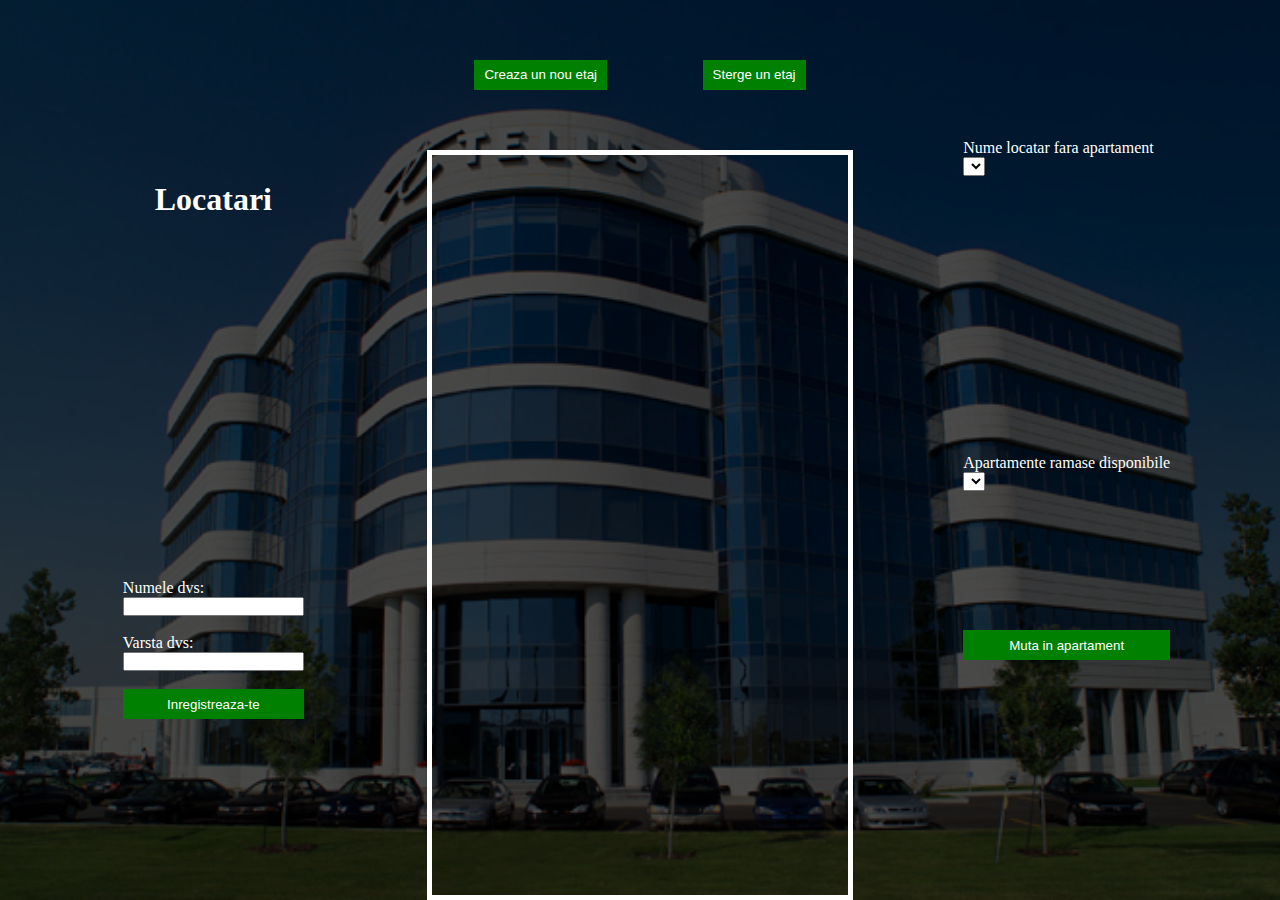
<file: aplicatieBloc/index.html>
<!DOCTYPE html>
<html lang="en">
<head>
    <meta charset="UTF-8">
    <meta name="viewport" content="width=device-width, initial-scale=1.0">
    <meta http-equiv="X-UA-Compatible" content="IE=edge">
    <title>Aplicatie pentru locatari</title>
    <link rel="stylesheet" href="styles.css">

</head>
<body>
<main class="container">

    <!-- left section -->
    <div class="residents">
        <!-- List with all residents -->
        <div class="residents-list-container">
            <div class="residents-title">
                <h1>Locatari</h1>
            </div>
            <ol class="resident-list"></ol>
        </div>
        <!-- Formular for registration -->
        <form class="registration-form">
            <div class="registration">
                <label for="name">Numele dvs:</label>
                <input id="name" class="person-name" required><br>
                <label for="age">Varsta dvs:</label>
                <input type="number" id="age" class="person-age" min="0" required><br>
            </div>
            <input type="submit" class="button" value="Inregistreaza-te">
        </form>
    </div>

    <!-- center section -->
    <div class="apartments">
        <!-- Create or delete the floor -->
        <div class="apartments-building">
            <div class="apartments-buttons">
                <div class="apartment-create">
                    <div class="create">
                        <button class="create button">Creaza un nou etaj</button>
                    </div>
                </div>
                <div class="delete">
                    <div class="apartment-delete">
                        <button class="delete button">Sterge un etaj</button>
                    </div>
                </div>
            </div>
        </div>
        <!-- Visual building -->
        <div class="apartments-visual">
            <div class="apartment-floor">
            </div>
        </div>
    </div>


    <!-- right section -->
    <div class="movement">
        <form class="movement-form">
            <div class="movement-residents">
                <div class="person">
                    <label for="residents">Nume locatar fara apartament</label><br>
                    <select id="residents" class="person-list">
                    </select>
                </div>
                <div class="free-apartments">
                    <label for="apartments">Apartamente ramase disponibile</label><br>
                    <select id="apartments" class="apartments-list">
                    </select>
                </div>
            </div>
            <div class="move">
                <input type="submit" class="button" value="Muta in apartament">
            </div>
        </form>
    </div>

</main>

<script src="./scripts/PersonScripts.js"></script>
<script src="./scripts/ApartmentsScripts.js"></script>
<script src="./scripts/AdministrationScripts.js"></script>
<script src="./scripts/IntegrationScripts.js"></script>
<!--<script src="./scripts/mock.js"></script>-->
</body>
</html>
</file>
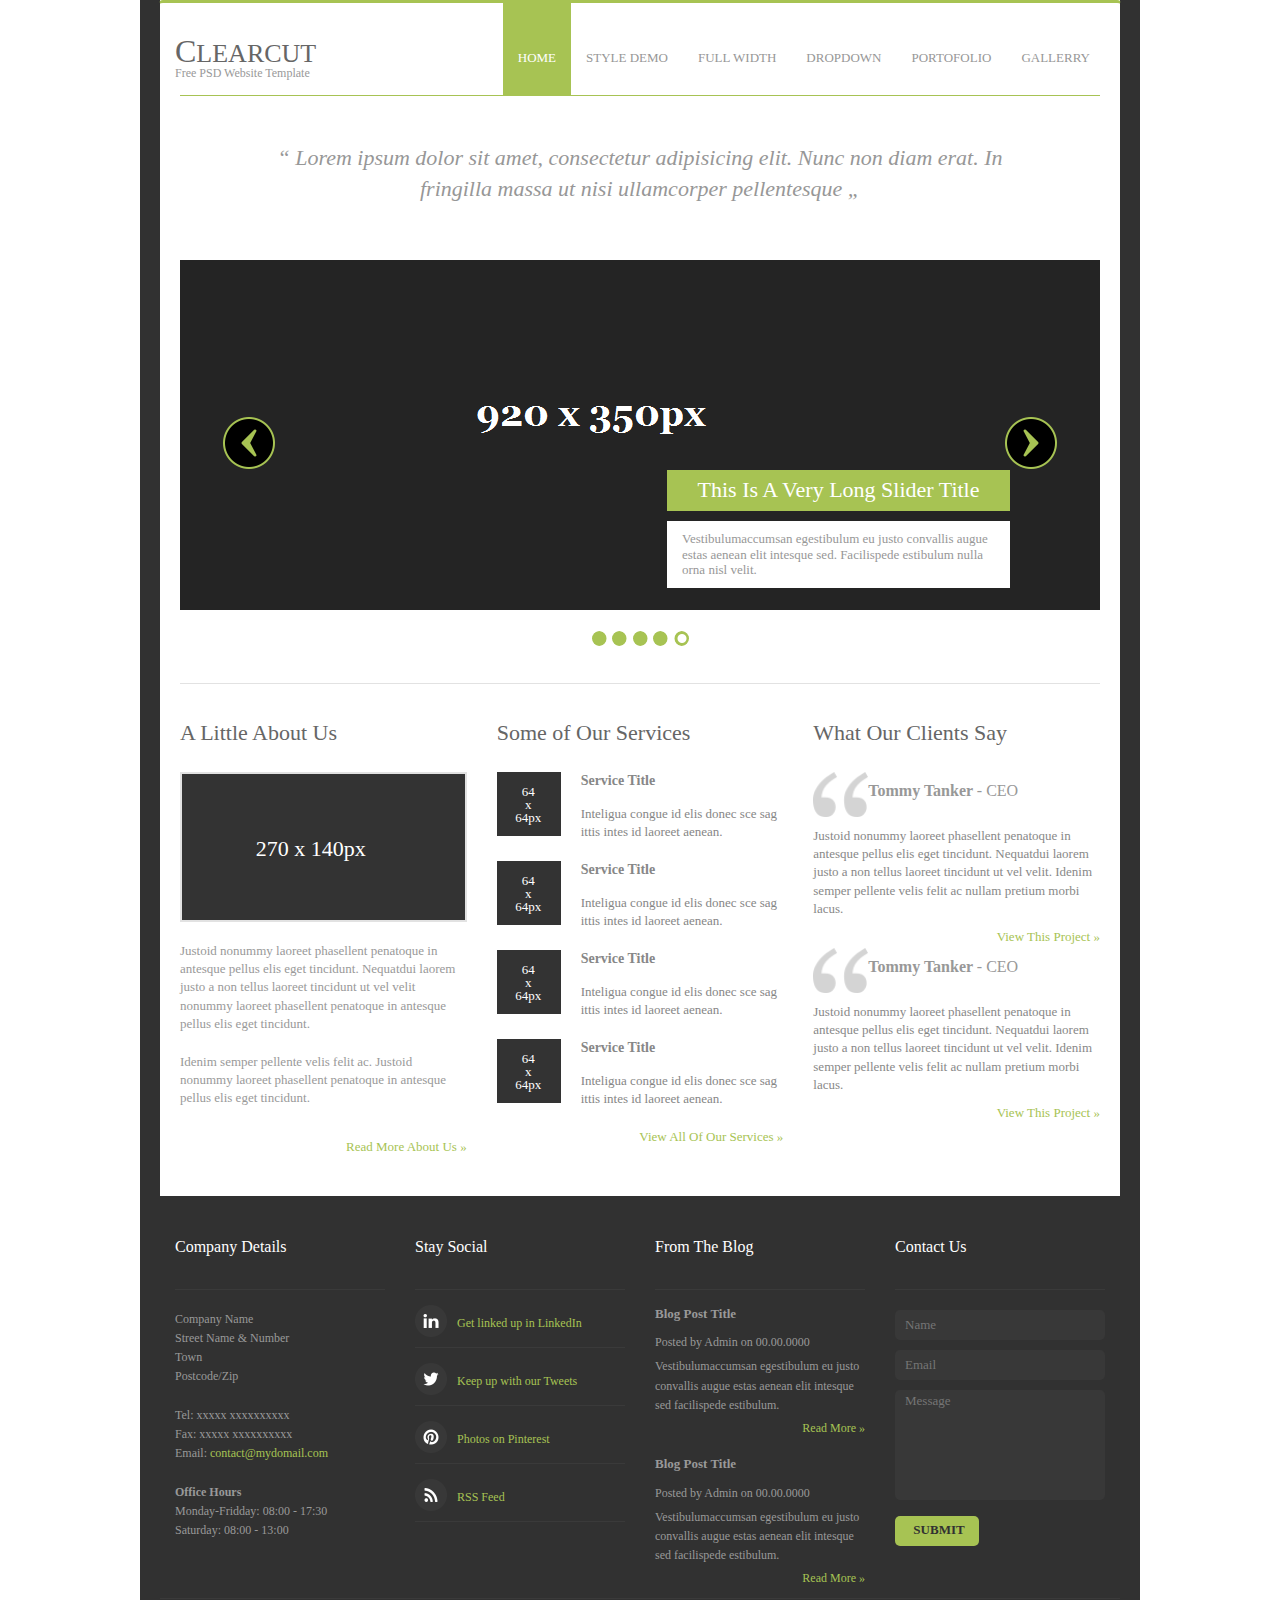
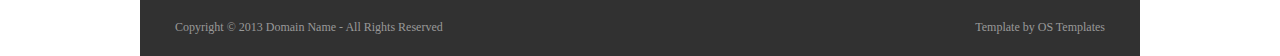
<file: clearcut/index.html>
<!DOCTYPE html>
<html>
<head>
	<title>Index</title>
	<meta charset="UTF-8">
	<meta name="viewport" content="width=device-width, initial-scale=1">
	<link rel="stylesheet" type="text/css" href="bootstrap-3.3.7-dist/css/bootstrap.min.css">
	<link rel="stylesheet" type="text/css" href="css/styles.css">
	<script src="https://ajax.googleapis.com/ajax/libs/jquery/3.1.1/jquery.min.js"></script>
	<script src="https://maxcdn.bootstrapcdn.com/bootstrap/3.3.7/js/bootstrap.min.js"></script>
</head>
<body>
	<div class="container">

		<nav class="navbar row">
			<div class="navbar-header col-md-4 col-sm-4 col-xs-4 navbar-left">
				<p class="title">Clearcut</p>
				<p class="tagline">Free PSD Website Template</p>
			</div>
			<button class="navbar-toggle navbar-right" data-toggle="collapse" data-target=".navHeaderCollapse">
				<span class="icon-bar"></span> <span class="icon-bar"></span> <span class="icon-bar"></span>
			</button>
			<ul class="nav navbar-nav col-md-8 col-sm-12 navbar-right collapse navbar-collapse navHeaderCollapse">
				<li><a class="active" href="#home">HOME</a></li>
				<li><a href="#styledemo">STYLE DEMO</a></li>
				<li><a href="#fullwith">FULL WIDTH</a></li>
				<li><a href="#dropdown">DROPDOWN</a></li>
				<li><a href="#portofolio">PORTOFOLIO</a></li>
				<li><a href="#gallery">GALLERRY</a></li>
			</ul>
			<div class="line hidden-xs"></div>
		</nav>

		<div class="row">
			<div class="col-md-10 col-md-offset-1">
				<p class="shout "> <q> Lorem ipsum dolor sit amet, consectetur adipisicing elit. Nunc non diam erat. In fringilla massa ut nisi ullamcorper pellentesque </q> 
				</p>
			</div>
		</div>

		<div id="myCarousel" class="carousel slide" data-ride="carousel">
			<!-- Wrapper for slides -->
			<div class="carousel-inner" role="listbox">
				<div class="item active">
					<img src="img/slid.png">
					<div class="row">
						<div class="slider-text hidden-xs col-md-5">
							<div class="slider-title">
								<p>This Is A Very Long Slider Title</p>
							</div>
							<div class="slider-paragraph">
								<p>Vestibulumaccumsan egestibulum eu justo convallis augue estas aenean elit intesque sed. Facilispede estibulum nulla orna nisl velit.</p>
							</div>
						</div>
					</div>
				</div>
				<div class="item">
					<img src="img/slid.png">
					<div class="row">
						<div class="slider-text hidden-xs col-md-5">
							<div class="slider-title">
								<p>This Is A Very Long Slider Title</p>
							</div>
							<div class="slider-paragraph">
								<p>Vestibulumaccumsan egestibulum eu justo convallis augue estas aenean elit intesque sed. Facilispede estibulum nulla orna nisl velit.</p>
							</div>
						</div>
					</div>
				</div>
				<div class="item">
					<img src="img/slid.png">
					<div class="row">
						<div class="slider-text hidden-xs col-md-5">
							<div class="slider-title">
								<p>This Is A Very Long Slider Title</p>
							</div>
							<div class="slider-paragraph">
								<p>Vestibulumaccumsan egestibulum eu justo convallis augue estas aenean elit intesque sed. Facilispede estibulum nulla orna nisl velit.</p>
							</div>
						</div>
					</div>
				</div>
				<div class="item">
					<img src="img/slid.png">
					<div class="row">
						<div class="slider-text hidden-xs col-md-5">
							<div class="slider-title">
								<p>This Is A Very Long Slider Title</p>
							</div>
							<div class="slider-paragraph">
								<p>Vestibulumaccumsan egestibulum eu justo convallis augue estas aenean elit intesque sed. Facilispede estibulum nulla orna nisl velit.</p>
							</div>
						</div>
					</div>
				</div>
				<div class="item">
					<img src="img/slid.png">
					<div class="row">
						<div class="slider-text hidden-xs col-md-5">
							<div class="slider-title">
								<p>This Is A Very Long Slider Title</p>
							</div>
							<div class="slider-paragraph">
								<p>Vestibulumaccumsan egestibulum eu justo convallis augue estas aenean elit intesque sed. Facilispede estibulum nulla orna nisl velit.</p>
							</div>
						</div>
					</div>
				</div>
			</div>
			<!-- Left and right controls -->
			<a class="left carousel-control" href="#myCarousel" role="button" data-slide="prev">
				<img src="img/arrow-left.png">
			</a>
			<a class="right carousel-control" href="#myCarousel" role="button" data-slide="next">
				<img src="img/arrow-right.png">
			</a>
			<!-- Indicators -->
			<ol class="carousel-indicators">
				<li data-target="#myCarousel" data-slide-to="0" ></li>
				<li data-target="#myCarousel" data-slide-to="1"></li>
				<li data-target="#myCarousel" data-slide-to="2"></li>
				<li data-target="#myCarousel" data-slide-to="3"></li>
				<li data-target="#myCarousel" data-slide-to="4" class="active"></li>
			</ol>
		</div>
		
		<div class="line-content">
		</div>

		<div class=" content row">
			<div class="equal-content col-md-4 col-sm-12">
				<p class="content-title">A Little About Us</p>
				<div class="about-container">
					<p class="about-size">270 x 140px </p>
				</div>
				<p class="about-text">Justoid nonummy laoreet phasellent penatoque in antesque pellus elis eget tincidunt. Nequatdui laorem justo a non tellus laoreet tincidunt ut vel velit nonummy laoreet phasellent penatoque in antesque pellus elis eget tincidunt.</p>
				<p class="about-text">Idenim semper pellente velis felit ac. Justoid nonummy laoreet phasellent penatoque in antesque pellus elis eget tincidunt.</p>
				<p class="more read">Read More About Us &#187 </p>
			</div>
			<div class="equal-content col-md-4 col-sm-12">
				<p class="content-title">Some of Our Services</p>
				<div class="service">
					<div class="square">
						<p class="service-size">64 <br>x 64px</p>
					</div>
					<p class="service-title"><b>Service Title</b></p>
					<p class="service-text">Inteligua congue id elis donec sce sag ittis intes id laoreet aenean.</p>
				</div>
				<div class="service">
					<div class="square">
						<p class="service-size">64 <br>x 64px</p>
					</div>
					<p class="service-title"><b>Service Title</b></p>
					<p class="service-text">Inteligua congue id elis donec sce sag ittis intes id laoreet aenean.</p>
				</div>
				<div class="service">
					<div class="square">
						<p class="service-size">64 <br>x 64px</p>
					</div>
					<p class="service-title"><b>Service Title</b></p>
					<p class="service-text">Inteligua congue id elis donec sce sag ittis intes id laoreet aenean.</p>
				</div>
				<div class="service">
					<div class="square">
						<p class="service-size">64 <br>x 64px</p>
					</div>
					<p class="service-title"><b>Service Title</b></p>
					<p class="service-text">Inteligua congue id elis donec sce sag ittis intes id laoreet aenean.</p>
				</div>
				<p class="more view">View All Of Our Services &#187 </p>
			</div>
			<div class="equal-content col-md-4 col-sm-12">
				<p class="content-title">What Our Clients Say</p>
				<div class="testimonials">
					<img src="img/quotes.png">
					<p class="client-title">Tommy Tanker <span> - CEO</span></p>
					<p class="client-text">Justoid nonummy laoreet phasellent penatoque in antesque pellus elis eget tincidunt. Nequatdui laorem justo a non tellus laoreet tincidunt ut vel velit. Idenim semper pellente velis felit ac nullam pretium morbi lacus.</p>
					<p class=" more view-project">View This Project &#187</p>
				</div>
				<div class="testimonials">
					<img src="img/quotes.png">
					<p class="client-title">Tommy Tanker <span> - CEO</span></p>
					<p class="client-text">Justoid nonummy laoreet phasellent penatoque in antesque pellus elis eget tincidunt. Nequatdui laorem justo a non tellus laoreet tincidunt ut vel velit. Idenim semper pellente velis felit ac nullam pretium morbi lacus.</p>
					<p class="more view-project">View This Project &#187</p>
				</div>
			</div>
		</div>

		<div class="content-footer row">
			<div class="sub-menu col-md-3 col-sm-12">
				<p class="footer-title">Company Details</p>
				<hr id="footer-title-line">
				<address class="text">
					Company Name<br>
					Street Name & Number<br>
					Town<br>
					Postcode/Zip<br><br>
					Tel: xxxxx xxxxxxxxxx<br>
					Fax: xxxxx xxxxxxxxxx<br>
					Email: <span class="mail">contact@mydomail.com</span><br><br>
					<span class="hours">Office Hours</span><br>
					Monday-Fridday: 08:00 - 17:30<br>
					Saturday: 08:00 - 13:00
				</address>
			</div>
			<div class="sub-menu col-md-3 col-sm-12">
				<p class="footer-title">Stay Social</p>
				<hr id="footer-title-line">
				<img src="img/linkedin.png"> 
				<p class="footer-text">Get linked up in LinkedIn</p>
				<hr id="footer-title-line">
				<img src="img/twitter.png">
				<p class="footer-text">Keep up with our Tweets</p>
				<hr id="footer-title-line">
				<img src="img/pinterest.png">
				<p class="footer-text">Photos on Pinterest</p>
				<hr id="footer-title-line">
				<img src="img/rss.png">
				<p class="footer-text">RSS Feed</p>
				<hr id="footer-title-line">
			</div>
			<div class="sub-menu col-md-3 col-sm-12">
				<p class="footer-title">From The Blog</p>
				<hr id="footer-title-line">
				<div class="Bolg">
					<p class="blog-title">Blog Post Title</p>
					<p class="text blog-text">Posted by Admin on 00.00.0000</p>
					<p class= "text blog-text">Vestibulumaccumsan egestibulum eu justo convallis augue estas aenean elit intesque sed facilispede estibulum.</p>
					<p class="more read-more">Read More &#187 </p><br>
				</div>
				<div class="Bolg">
					<p class="blog-title">Blog Post Title</p>
					<p class="text blog-text">Posted by Admin on 00.00.0000</p>
					<p class="text blog-text">Vestibulumaccumsan egestibulum eu justo convallis augue estas aenean elit intesque sed facilispede estibulum.</p>
					<p class="more read-more">Read More &#187 </p>
				</div>	
			</div>
			<div class="sub-menu contact col-md-3 col-sm-12" >
				<p class="footer-title">Contact Us</p>
				<hr id="footer-title-line">
				<form>
					<input id="name" name="username" type="text" placeholder="Name" required>
					<input id="email" name="email" type="email" placeholder="Email" required>
					<textarea name="comments" placeholder="Message"></textarea>
					<input id="submit" type="submit" value="SUBMIT">
				</form>
			</div>
		</div>

		<div class="footer-line row">	
		</div>

		<div class="copyright row" >
			<div class="text-left col-md-6 col-xs-6">Copyright &copy 2013 Domain Name - All Rights Reserved</div>
			<div class="text-right col-md-6 col-xs-6">Template by OS Templates</div>
		</div>

	</div>
</body>
</html>
</file>
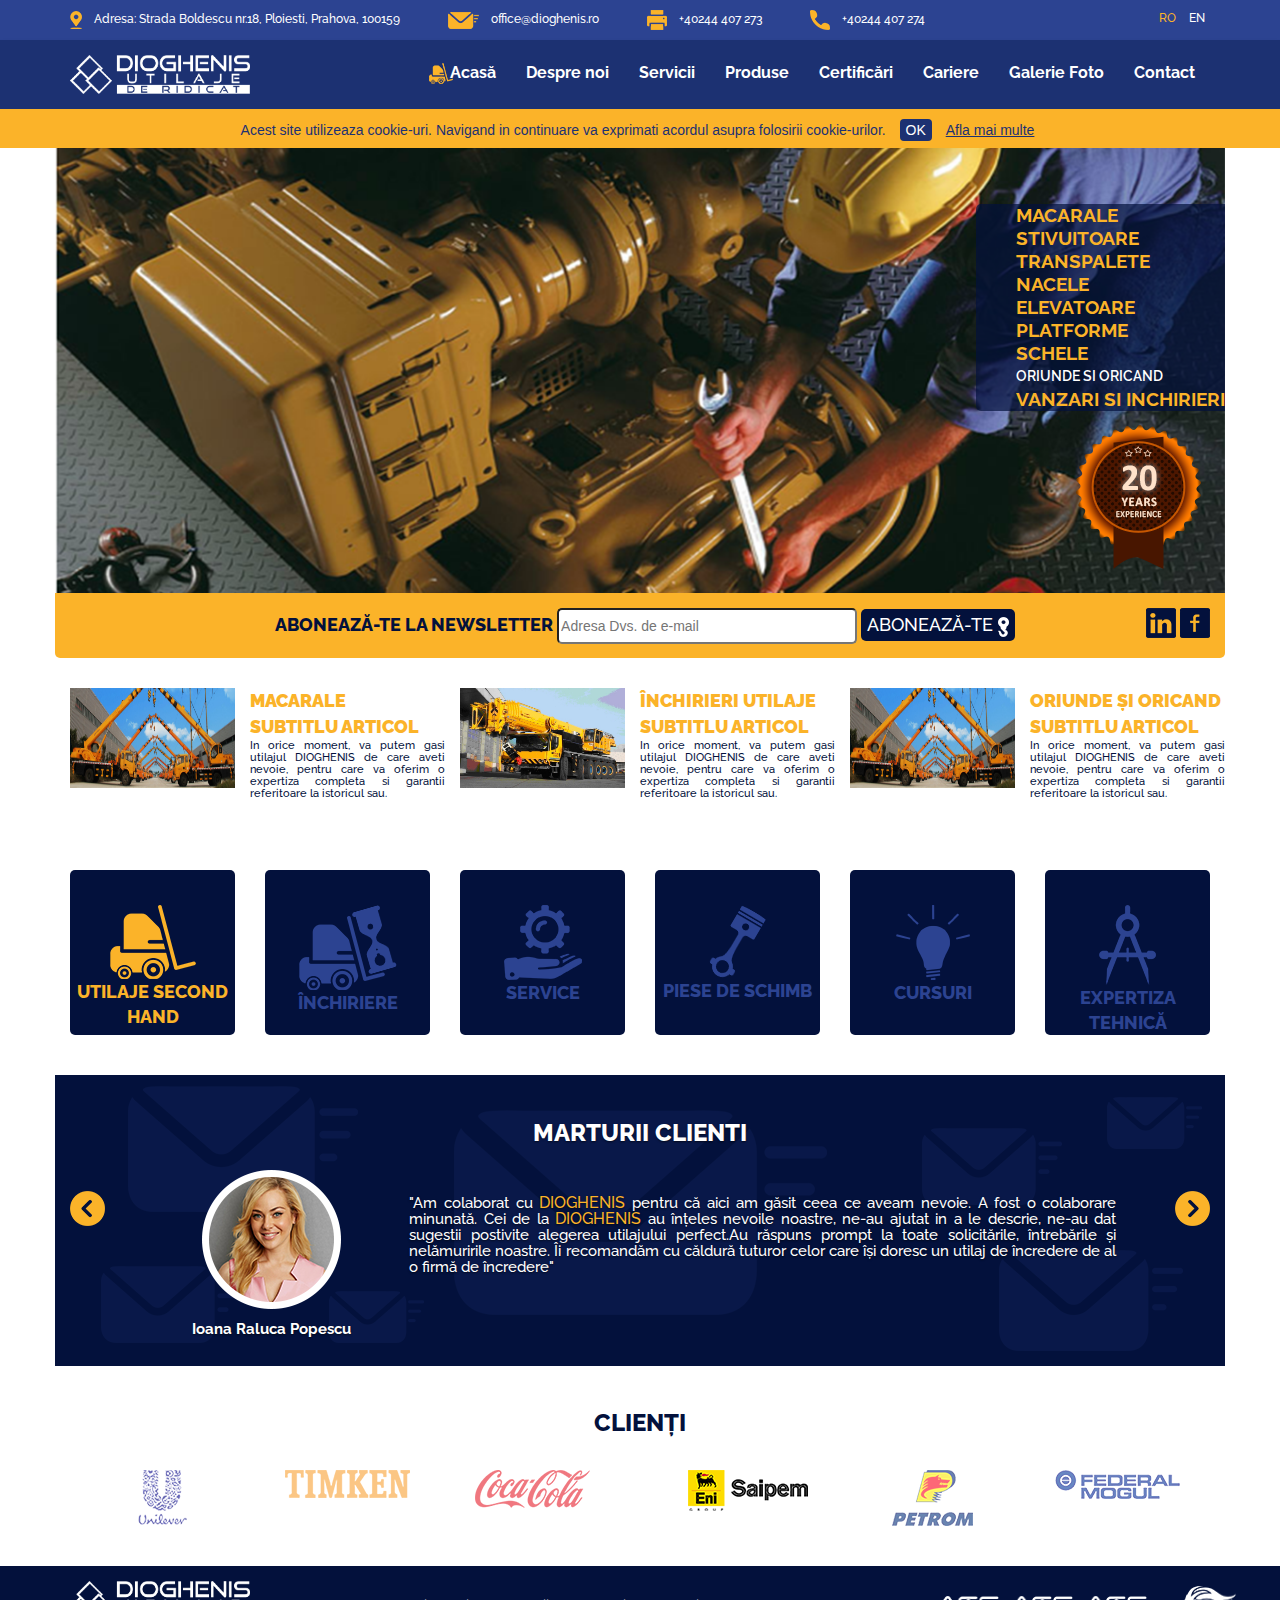
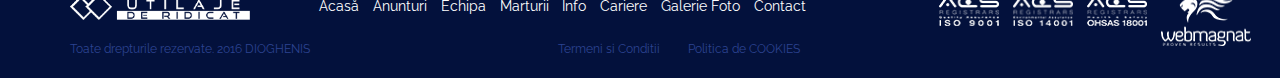
<file: dioghenis/index.html>
<html>
<head>
	<title>index</title>
	<meta charset="UTF-8">
	<meta name="viewport" content="width=device-width, initial-scale=1">
	<link rel="stylesheet" type="text/css" href="bootstrap-3.3.7-dist/css/bootstrap.min.css">
	<link rel="stylesheet" type="text/css" href="css/style.css">
	<script src="https://ajax.googleapis.com/ajax/libs/jquery/3.1.1/jquery.min.js"></script>
	<script src="https://maxcdn.bootstrapcdn.com/bootstrap/3.3.7/js/bootstrap.min.js"></script>
	<link href="https://fonts.googleapis.com/css?family=Raleway:400,500,600,700,800" rel="stylesheet">
</head>
<body>

	<div class="header row" >
		<div class="page-container">
			<div class="text-left col-md-10 hidden-xs">
				<ul class="list-inline">
					<li class="list-inline-item"><img src="img/adress.png">Adresa: Strada Boldescu nr.18, Ploiesti, Prahova, 100159</li>
					<li class="list-inline-item"><img src="img/mail.png">office@dioghenis.ro</li>
					<li class="list-inline-item"><img src="img/print.png">+40244 407 273</li>
					<li class="list-inline-item"><img src="img/tel.png">+40244 407 274</li>
				</ul>
			</div>
			<div class="text-right col-md-2 col-xs-12">
				<ul class="list-inline">
					<li class="list-inline-item"><a href="#ro" class="active">RO</a></li>
					<li class="list-inline-item"><a href="#en">EN</a></li>
				</ul>
			</div>
		</div>
	</div>

	<nav class="navbar row">
		<div class="page-container">
			<div class="navbar-header col-md-2 col-sm-2 col-xs-2 navbar-left">
				<img src="img/logo2_final.png">
			</div>
			<button class="navbar-toggle navbar-right" data-toggle="collapse" data-target=".navHeaderCollapse">
				<span class="icon-bar"></span> <span class="icon-bar"></span> <span class="icon-bar"></span>
			</button>
			<ul class="nav navbar-nav col-md-10 col-sm-10 col-xs-10 navbar-right collapse navbar-collapse navHeaderCollapse">
				<li><a href="#acasa"><img src="img/home_icon.png">Acasă</a></li>
				<li><a href="#despre">Despre noi</a></li>
				<li><a href="#servicii">Servicii</a></li>
				<li><a href="#produse">Produse</a></li>
				<li><a href="#certificari">Certificări</a></li>
				<li><a href="#cariere">Cariere</a></li>
				<li><a href="#garelie">Galerie Foto</a></li>
				<li><a href="#contact">Contact</a></li>
			</ul>
		</div>	
	</nav>

	<div class=" cookie row">
		<div class="page-container">
			<div class="text-center col-md-12">
				<ul class="list-inline">
					<li class="list-inline-item">Acest site utilizeaza cookie-uri. Navigand in continuare va exprimati acordul asupra folosirii cookie-urilor.</li>
					<li class="list-inline-item"><button type="button">OK</button></li>
					<li class="list-inline-item"><a href="#afla">Afla mai multe</a></li>
				</ul>
			</div>
		</div>
	</div>

	<div class="page-content">

		<div class="screen">
			<img class="slide" src="img/Screen.png">
			<div class="over">
				<ul>
					<li>macarale</li>
					<li>stivuitoare</li>
					<li>transpalete</li>
					<li>nacele</li>
					<li>elevatoare</li>
					<li>platforme</li>
					<li>schele</li>
					<li><span>oriunde si oricand</span></li>
					<li>vanzari si inchirieri</li>
				</ul>
			</div>
			<img class="badge-slide text-right" src="img/badge.png">
		</div>

		<div class="news row">
			<div class="col-md-10 text-right">
				<span>aboneazĂ-te la newsletter</span>
				<form>
					<input id="email" name="email" type="email" placeholder="Adresa Dvs. de e-mail" required>
					<button type="button">abonează-te
						<img src="img/noun.png">
					</button>
				</form>
			</div>
			<div class="col-md-2  hidden-sm hidden-xs text-right">
				<img src="img/linkedin.png">
				<img src="img/fb_button.png">
			</div>
		</div>

		<div class="mini-slide row">
			<div class="slide-section col-md-4 col-sm-12 col-xs-12">
				<div>
					<img class="col-md-6 col-sm-4 col-xs-4" src="img/hydraulic-crane-truck-banner.png">
					<div class="slide-item col-md-6 col-sm-8  col-xs-8  text-justify">
						<span class="title">macarale</span><br>
						<span class="title">subtitlu articol</span><br>
						<span class="text">In orice moment, va putem gasi utilajul DIOGHENIS de care aveti nevoie, pentru care va oferim o expertiza completa si garantii referitoare la istoricul sau.
						</span>
					</div>
				</div>
			</div>
			<div class="slide-section col-md-4 col-sm-12 col-xs-12">
				<div>
					<img class="col-md-6 col-sm-4 col-xs-4" src="img/inchirieri-macarale07mare.png">
					<div class="slide-item col-md-6 col-sm-8 col-xs-8 text-justify">
						<span class="title">închirieri utilaje</span><br>
						<span class="title">subtitlu articol</span><br>
						<span class="text">In orice moment, va putem gasi utilajul DIOGHENIS de care aveti nevoie, pentru care va oferim o expertiza completa si garantii referitoare la istoricul sau.
						</span>
					</div>
				</div>
			</div>
			<div class="slide-section col-md-4 col-sm-12  col-xs-12">
				<div>
					<img class="col-md-6 col-sm-4 col-xs-4" src="img/hydraulic-crane-truck-banner.png">
					<div class="slide-item col-md-6 col-sm-8 col-xs-8 text-justify">
						<span class="title">oriunde și oricand</span><br>
						<span class="title">subtitlu articol</span><br>
						<span class="text">In orice moment, va putem gasi utilajul DIOGHENIS de care aveti nevoie, pentru care va oferim o expertiza completa si garantii referitoare la istoricul sau.
						</span>
					</div>
				</div>
			</div>
		</div>

		<div class="taburi row text-center">
			<div class="col-md-2 col-sm-4 col-xs-6">
				<div class="icon">
					<img src="img/Fără-titlu-7.png">
					<div class="title-icon">
						<a href="#a" class="active">utilaje second hand</a>
					</div>
				</div>
			</div>
			<div class="col-md-2 col-sm-4 col-xs-6">
				<div class="icon">
					<img src="img/Fără-titlu-4.png">
					<div class="title-icon">
						închiriere
					</div>
				</div>
			</div>
			<div class="col-md-2 col-sm-4 col-xs-6">
				<div class="icon">
					<img src="img/Fără-titlu-6.png">
					<div class="title-icon">
						service
					</div>
				</div>
			</div>
			<div class="col-md-2 col-sm-4 col-xs-6">
				<div class="icon">
					<img src="img/Fără-titlu-5.png">
					<div class="title-icon">
						piese de schimb
					</div>
				</div>
			</div>
			<div class="col-md-2 col-sm-4 col-xs-6">
				<div class="icon">
					<img src="img/Fără-titlu-1.png">
					<div class="title-icon">
						cursuri
					</div>
				</div>
			</div>
			<div class="col-md-2 col-sm-4 col-xs-6">
				<div class="icon">
					<img src="img/Fără-titlu-2.png">
					<div class="title-icon">
						expertiza tehnică
					</div>
				</div>
			</div>
		</div>

		<div id="myCarousel" class="carousel slide" data-ride="carousel">
			<div class="carousel-inner" role="listbox">
				<div class="item active">
					<img src="img/slide.png">
					<div class="carousel-caption">
						<div class="col-ms-12">
							<div class="slider-title">
								marturii clienti
							</div>
						</div>
						<div class="col-md-3 col-sm-3 col-xs-12">
							<img src="img/clienta.png">
							<p>Ioana Raluca Popescu</p>
						</div>
						<div class="col-md-9 col-sm-9 col-xs-12 slider-text text-center">
							<div class="slider-paragraph text-justify">
								"Am colaborat cu <span>dioghenis</span> pentru că aici am găsit ceea ce aveam nevoie. A fost o colaborare minunată. Cei de la <span>dioghenis</span> au înțeles nevoile noastre, ne-au ajutat in a le descrie, ne-au dat sugestii postivite alegerea utilajului perfect.Au răspuns prompt la toate solicitările, întrebările și nelămuririle noastre. Îi recomandăm cu căldură tuturor celor care își doresc un utilaj de încredere de al o firmă de încredere"
							</div>
						</div>
					</div>
				</div>
				<!-- <div class="item">
					<img src="img/slide.png">
				</div> -->
			</div>
			<a class="left carousel-control" href="#myCarousel" role="button" data-slide="prev">
				<img src="img/back.png">
			</a>
			<a class="right carousel-control" href="#myCarousel" role="button" data-slide="next">
				<img src="img/next.png">
			</a>
		</div>

		<div class="clienti-title text-center">clienți</div>
		<div class="clienti row text-center">
			<div class="col-md-6 col-sm-12 col-xs-12">
				<div class="col-md-4 col-sm-4 col-xs-4">
					<img src="img/uniler.png">
				</div>
				<div class="col-md-4 col-sm-4 col-xs-4">
					<img src="img/timken.png">
				</div>
				<div class="col-md-4 col-sm-4 col-xs-4">
					<img src="img/cocacola.png">
				</div>
			</div>
			<div class="col-md-6 col-sm-12 col-xs-12">
				<div class="col-md-4 col-sm-4 col-xs-4">
					<img src="img/saipem.png">
				</div>
				<div class="col-md-4 col-sm-4 col-xs-4">
					<img src="img/petrom.png">
				</div>
				<div class="col-md-4 col-sm-4 col-xs-4">
					<img src="img/federal.png">
				</div>
			</div>
		</div>

	</div>
	<footer>
		<div class="footer page-container">
			<div class="footer-menu row">
				<div class="logo col-md-2 hidden-xs">
					<img src="img/logo2_final.png">
				</div>
				<div class="col-md-6">
					<ul class="footer-list">
						<li>Acasă</li>
						<li>Anunturi</li>
						<li>Echipa</li>
						<li>Marturii</li>
						<li>Info</li>
						<li>Cariere</li>
						<li>Galerie Foto</li>
						<li>Contact</li>
					</ul>
				</div>
				<div class="col-md-4">
					<ul class="footer-list">
						<li><img src="img/footer_1.png"></li>
						<li><img src="img/footer_2.png"></li>
						<li><img src="img/footer_3.png"></li>
						<li><img class="webmagnat-logo" src="img/webmagnat-logo.png"></li>
					</ul>
				</div>
			</div>
			<div class="drepturi-conditii">
				<div class="footer-items row">
					<div class="col-md-5">
						<a href="#">Toate drepturile rezervate. 2016  DIOGHENIS</a>
					</div>
					<div class="col-md-7 pull-left">
						<a href="#">Termeni si Conditii</a>
						<a href="#">Politica de COOKIES</a>
					</div>
				</div>
			</div>
		</div>
	</footer>
</body>
</html>
</file>
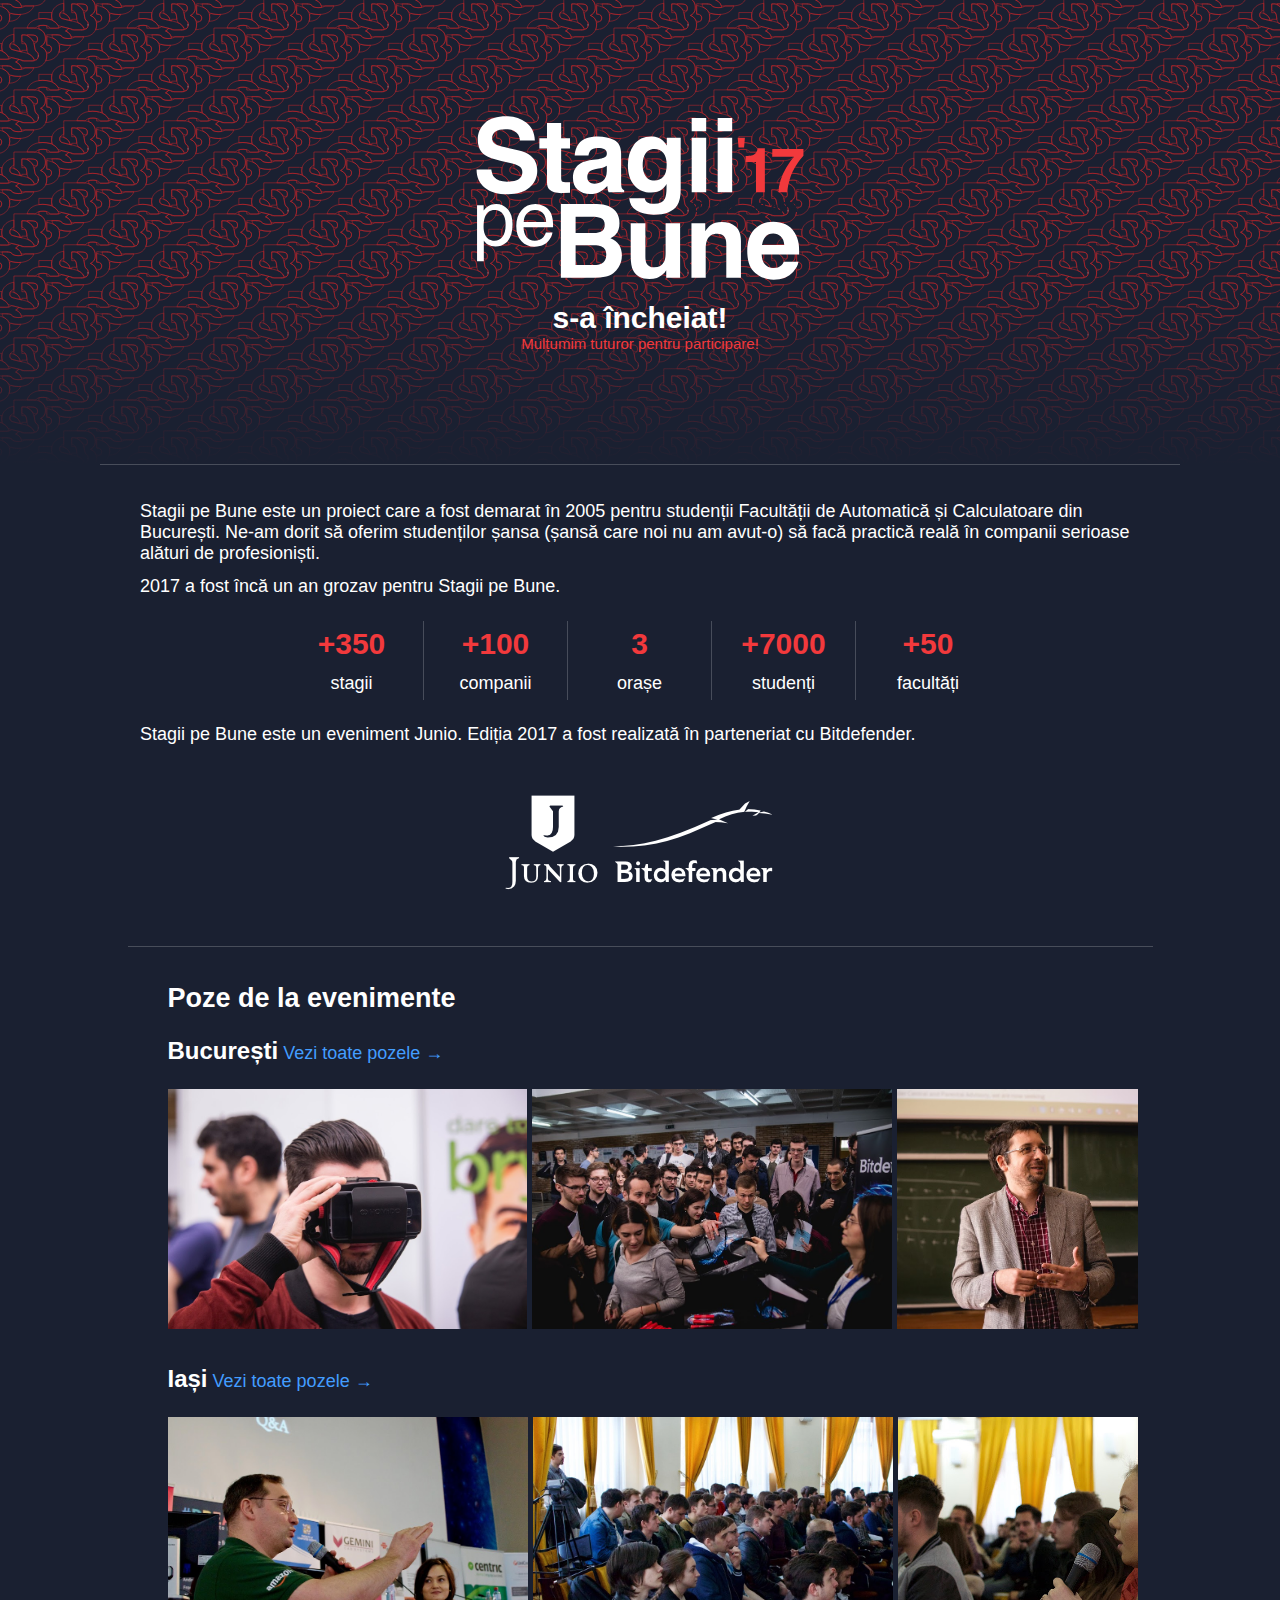
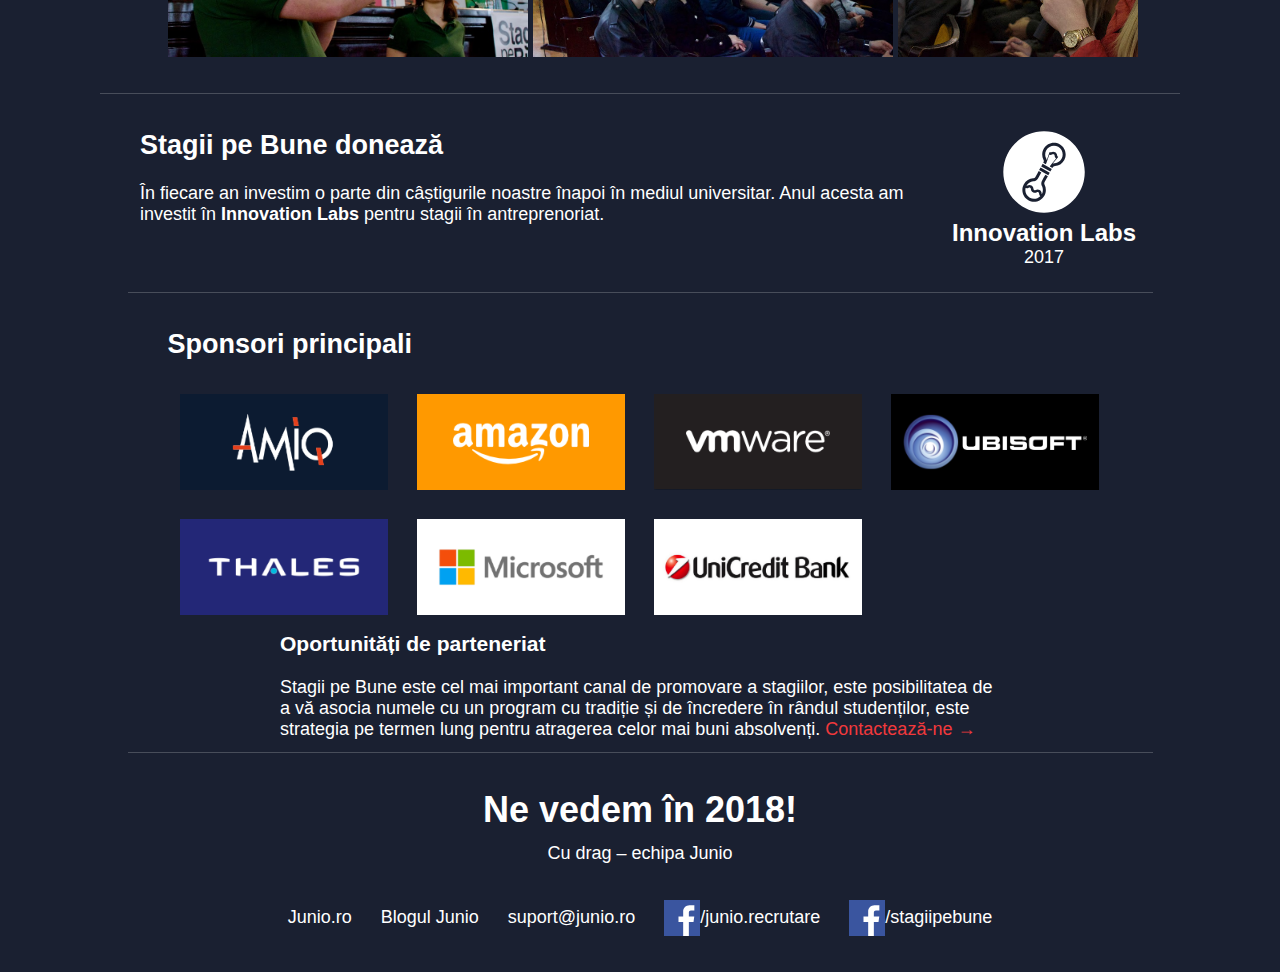
<file: stagii-pe-bune/index.html>
<!DOCTYPE html>
<html lang="ro">
<head prefix="og: http://ogp.me/ns#">
	<title>Stagii pe Bune</title>
	<meta name="description" content="Stagii pe Bune este un proiect care a fost demarat în 2005 pentru studenții Facultății de Automatică și Calculatoare din București. Ne-am dorit să oferim studenților șansa (șansă care noi nu am avut-o) să facă practică reală în companii serioase alături de profesioniști.">
	<meta charset="UTF-8">
	<meta name="viewport" content="width=device-width, initial-scale=1">
	<meta content="Stagii pe Bune 2017 s-a încheiat" property="og:title">
	<meta content="Stagii pe Bune este un proiect care a fost demarat în 2005 pentru studenții Facultății de Automatică și Calculatoare din București. Ne-am dorit să oferim studenților șansa (șansă care noi nu am avut-o) să facă practică reală în companii serioase alături de profesioniști." property="og:description">
	<meta content="https://www.stagiipebune.ro/" property="og:url">
	<meta content="https://www.stagiipebune.ro/img/spb2017-fb-og-image.png" property="og:image">
	<link rel="stylesheet" type="text/css" href="style.css">
	<style>
	header {
		position: relative;
		padding: 100px 0;
		background-image: url("img/spb2017-bg-pattern.svg");
		background-size: 100px;
		text-align: center;
	}
	header::after {
		content: '';
		display: block;
		position: absolute;
		bottom: 0;
		right: 0;
		left: 0;
		top: 60%;
		background: linear-gradient(transparent, #1A2031);
	}
	.header-inner {
		position: relative;
		z-index: 2;
	}
	.sr {
		position: absolute;
		overflow: hidden;
		clip: rect(0 0 0 0);
		height: 1px;
		width: 1px;
		margin: -1px;
		padding: 0;
		border:0;
	}
	.logo {
		width: 30rem;
		max-width: 100%;
		height: auto;
	}
	header h1 {
		margin-bottom: 0;
		color: #fff;
		font-size: 30px;
		font-weight: bold;
	}
	header p {
		color: #f2393c;
		font-size: 15px;
	}
	</style>
</head>
<body>
	<header class="header">
		<div class="container">
			<div class="header-inner">
				<img class="logo" src="img/spb2017-logo.svg" alt="Stagii pe Bune 2017">
				<h1>
					<span class="sr">Stagii pe Bune 2017</span>
					s-a încheiat!
				</h1>
				<p>Mulțumim tuturor pentru participare!</p>
			</div>
		</div>
	</header>
	<section class="stats">
		<div class="container">
			<h2 class="sr">Despre proiect</h2>
			<p>Stagii pe Bune este un proiect care a fost demarat în 2005 pentru studenții Facultății de Automatică și Calculatoare din București. Ne-am dorit să oferim studenților șansa (șansă care noi nu am avut-o) să facă practică reală în companii serioase alături de profesioniști.</p>
			<p>2017 a fost încă un an grozav pentru Stagii pe Bune.</p>
			<dl>
				<dt>+350</dt>
				<dd>stagii</dd>
				<dt>+100</dt>
				<dd>companii</dd>
				<dt>3</dt>
				<dd>orașe</dd>
				<dt>+7000</dt>
				<dd>studenți</dd>
				<dt class="border-right">+50</dt>
				<dd class="border-right">facultăți</dd>
			</dl>
			<p>Stagii pe Bune este un eveniment Junio. Ediția 2017 a fost realizată în parteneriat cu Bitdefender.</p>
			<div class="credits">
				<a href="https://junio.ro/" target="_blank">
					<img src="img/logo-junio.png" alt="Junio"> 
				</a>

				<a href="https://www.bitdefender.ro/" target="_blank">
					<img src="img/logo-bitdefender.png" alt="Bitdefender">
				</a>
			</div>
		</div>
	</section>
	<section class="photo-iasi">
		<div class="container">
			<h2>Poze de la evenimente</h2>
			<h3 class="location">București</h3>
			<a href="https://photos.google.com/share/AF1QipODLKbq1MudXF5rZZgD3hHk8LubcPyIJ2nDj22KnJpZpKtBLVxSB6EDbGyVNW95IA?key=cHdicTg5bHozcnNVejBqMWVuaWYzODdaU2NnVGRB" target="_blank">Vezi toate pozele &rarr;</a>
			<div class="gallery">
				<img src="img/foto7.jpg">
				<img src="img/foto8.jpg">
				<img src="img/foto9.jpg">
				<img src="img/foto10.jpg">
				<img src="img/foto11.jpg">
				<img src="img/foto12.jpg">
				<img src="img/foto13.jpg">
				<a href="https://photos.google.com/share/AF1QipODLKbq1MudXF5rZZgD3hHk8LubcPyIJ2nDj22KnJpZpKtBLVxSB6EDbGyVNW95IA?key=cHdicTg5bHozcnNVejBqMWVuaWYzODdaU2NnVGRB" target="_blank" class="gallery-more">Vezi toate<br> pozele de la<br> București</a>
			</div>
			<h3 class="location">Iași</h3>
			<a href="https://photos.google.com/share/AF1QipNZNzmALVyCN3iZ_8ddFHPFmYFMHn8Op8SWRH25zY1oIQTWNzhCJ53_zFYnQDjEMQ?key=cTdNdzB3NGNqeXZldm9ybXh0bFBUWWJGMy0xOVJR" target="_blank">Vezi toate pozele &rarr;</a>
			<div class="gallery">
				<img src="img/foto1.jpg">
				<img src="img/foto2.jpg">
				<img src="img/foto3.jpg">
				<img src="img/foto4.jpg">
				<img src="img/foto5.jpg">
				<img src="img/foto6.jpg">
				<a href="https://photos.google.com/share/AF1QipNZNzmALVyCN3iZ_8ddFHPFmYFMHn8Op8SWRH25zY1oIQTWNzhCJ53_zFYnQDjEMQ?key=cTdNdzB3NGNqeXZldm9ybXh0bFBUWWJGMy0xOVJR" target="_blank" class="gallery-more">Vezi toate<br> pozele de la<br> Iași</a>
			</div>
		</div>
	</section>
	<section class="doneaza">
		<div class="container">
			<div class="doneaza-inner">
				<div class="stagii-doneaza">
					<h2>Stagii pe Bune donează</h2>
					<p>În fiecare an investim o parte din câștigurile noastre înapoi în mediul universitar. Anul acesta am investit în <b>Innovation Labs</b> pentru stagii în antreprenoriat.</p>
				</div>
				<div class="logo-innovation">
					<img src="img/badge1.svg" alt="innovation Labs">
					<strong>Innovation Labs</strong> 2017
				</div>
			</div>
		</div>
	</section>
	<section class="sponsori">
		<div class="container">
			<h2>Sponsori principali</h2>
			<img src="img/logo-amiq.png" alt="logo-amiq">
			<img src="img/logo-amazon.png" alt="logo-amazon">
			<img src="img/logo-vmware.png" alt="logo-vmware">
			<img src="img/logo-ubisoft.png" alt="logo-ubisoft">
			<img src="img/logo-thales.png" alt="logo-thales">
			<img src="img/logo-microsoft.png" alt="logo-microsoft">
			<img src="img/logo-unicreditbank.png" alt="logo-unicreditbank">
			<div class="oportunitati">
				<h3>Oportunități de parteneriat</h3>
				<p>Stagii pe Bune este cel mai important canal de promovare a stagiilor, este posibilitatea de a vă asocia numele cu un program cu tradiție și de încredere în rândul studenților, este strategia pe termen lung pentru atragerea celor mai buni absolvenți. <a href="mailto:suport@junio.ro">Contactează-ne &rarr;</a></p> 
			</div>
		</div>
	</section>
	<footer>
		<div class="container">
			<p class="title">Ne vedem în 2018!</p>
			<p>Cu drag – echipa Junio</p>
			<div class="footer-nav">
				<a href="https://junio.ro/" target="_blank">Junio.ro</a>
				<a href="https://junio.ro/blog/" target="_blank">Blogul Junio</a>
				<a href="mailto:suport@junio.ro" target="_blank">suport@junio.ro</a>
				<a href="https://www.facebook.com/junio.recrutare/" target="_blank"><img src="img/icon-fb.svg" alt="facebook-junio recrutare">/junio.recrutare</a>
				<a href="https://www.facebook.com/stagiipebune/?fref=ts" target="_blank"><img src="img/icon-fb.svg" alt="facebook-stagii pe bune">/stagiipebune</a>
			</div>
		</footer>
	</body>
	</html>
</file>
<file: aplicatieBloc/styles.css>
* {
	margin: 0;
	padding: 0;
	box-sizing: border-box;
}
html {
	background: url(./images/background.jpg) no-repeat center center fixed;
	background-size: cover;
}
body {
	background-color: rgba(0, 0, 0, 0.7);
	color: white;
}
.button {
	width: 100%;
	height: 30px;
	padding: 5px 10px;
	background-color: green;
	border: none;
	color: white;
}
.container {
	display: flex;
	min-height: 100vh;
}

/* left section */
.residents {
	display: flex;
	flex:1;
	flex-direction: column;
	justify-content: space-around;
	align-items: center;
}
.registration {
	display: flex;
	flex-direction: column;
}
/* center section */
.apartments  {
	display: flex;
	flex: 1;
	flex-direction: column;
}
.apartments-building {
	height: 20%;
}
.apartments-buttons {
	display: flex;
	height: 100%;
	justify-content: space-around;
	align-items: center;
}
.apartments-visual {
	display: flex;
	flex-direction: column;
	justify-content: center;
	height: 100%;
	border: 5px solid white;
}
.apartment-floor {
	height: 100%;
	display: flex;
	flex-direction: column-reverse;
	justify-content: flex-start;
}
.floor {
	display: flex;
	justify-content: space-around;
	padding: 20px 0;
}
.apartment {
	width: 100px;
	height: 50px;
	border: 5px solid white;
	text-align: center;
}

/* right section */
.movement {
	flex: 1;
	display: flex;
	flex-direction: column;
	justify-content: flex-start;
	align-items: center;
}
.movement form {
	height: 70%;
}
.movement-residents {
	display: flex;
	flex-direction: column;
	height: 100%;
	justify-content: space-around;
}


@media (max-width: 708px) {
	.container {
		flex-direction: column;
	}
	.residents,
	.apartments,
	.movement  {
		padding: 10px;
	}
	.person, 
	.free-apartments {
		padding-bottom: 10px; 
	}
}
</file>
<file: clearcut/css/styles.css>
body > .container {
	font-family: Georgia;
	border-left: 20px solid #313131;
	border-right: 20px solid #313131;
	padding: 0 20px; 
}
nav.navbar {
	border-top: 3px solid #a7c353;
	margin: 0 -21px;
}
nav ul {
	height: 100%;
}
nav ul li {
	font-size: 13px;
	height: 100%;
}
nav ul.navbar-nav li a {
	color: #979797;
	padding-top: 47px;
	padding-bottom: 30px;
	line-height: 15.6px;
	text-align: center;
}
nav ul li a.active {
	background-color: #a7c353; 
	color: #ffffff;
}
nav p {
	margin: 0;
}
.navbar-header {
	height: 100%;
}
button.navbar-toggle {
	border-color: #a7c353;
	margin-top: 35px;
}
.navbar-toggle .icon-bar {
	background-color: #a7c353;
}
.title {
	text-transform: uppercase;
	font-size: 26px;
	color: #666666;
	line-height: 26px;
	padding-top: 35px;
}
.title::first-letter {
	font-size: 32px;
}
.tagline {
	font-size: 12px;
	color: #999999;
	line-height: 12px;
	padding-bottom: 17px;
}
.line {
	margin: 92px 20px 0 20px; 
	border-top: 1px solid #a7c353;
}
.shout {
	color: #979797;
	font-size: 22px;
	font-style: italic;
	text-align: center;
	padding: 45px 0;
}
.shout q {
	quotes: "“" "„";
}
.shout q:before {
	content: open-quote;
}
.shout q:after {
	content: close-quote;
}
.carousel-inner > .item > img,
.carousel-inner > .item > a > img {
	margin: auto;
}
.carousel{
	background-color: #353535;
}
.carousel .item .row {
	position: absolute;
	bottom: 22px;
	right: 0;
}
.carousel-indicators {
	position: static;
	width: 100%;
	padding: 20px 0;
	background-color: white;
	margin-left: 0;
}
.carousel-control.left, .carousel-control.right {
	top: 38%;
	background-image:none;
	opacity: 1;
}
.carousel-indicators li {
	background: url(../img/slider-dot.png) no-repeat;
	width: 15px;
	height: 15px;
	border: 0;
}
.carousel-indicators li.active{
	background: url(../img/slider-dot-empty.png) no-repeat;
	width: 15px;
	height: 15px;
	margin: 1px;
}
.slider-text {
	float: right;
	margin-right: 105px;
	padding: 0;
}
.slider-title {
	background-color: #a7c353;
	color: #ffffff;
	text-align: center;
	font-size: 22px;
	line-height: 30.8px;
	margin-bottom: 10px;
	padding:5px 15px;
}
.slider-paragraph {
	background-color:#ffffff;
	color: #979797;
	font-size: 13px;
	line-height: 15.6px;
	padding: 10px 15px;
}
.slider-text p {
	margin: 0;
}
.more {
	color: #a7c353;
	float: right;
}
.content {
	margin-bottom: 30px;
}
.line-content {
	border-top: 1px solid #e2e2e2;
}
.equal-content { 
	vertical-align: top;
	padding: 0 15px;
	line-height: 18.2px;
}
.content-title {
	font-size: 22px;
	color: #666666;
	margin: 40px 0 30px 0;
}
.about-container { 
	height:150px;
	background-color: #333333;
	padding: 5px;
	border: 2px solid #e2e2e2;
	position: relative;
}
.about-size{
	font-size: 22px;
	color: #ffffff;
	text-align: center;
	position: absolute;
	top: 45%;
	right: 35%;
}
.about-text {
	margin-top: 20px;
	font-size: 13px;
	color: #999999;
	vertical-align: 18.2px;
}
.more.read {
	font-size: 13px;
	margin-top: 20px;
}
.service {
	display: block;
	height: 64px;
	margin-bottom: 25px;
}
.square {
	height: 64px;
	width: 64px;
	background-color: #333333;
	float: left;
	position: relative;
	margin-right: 20px;
	margin-bottom: 20px;
}
.service-size {
	font-size: 13px;
	color: #ffffff;
	text-align: center;
	position: absolute;
	top: 20%;
	left: 29%;
	right: 30%;
	line-height: 13px;
}
.service-title {
	font-size: 14px;
	color: #878787;
	margin-top: 5px;
	font-weight: bold;
}
.service-text {
	font-size: 13px;
	color: #868686;
	margin-top: 15px;
	vertical-align: 18.2px;
}
.more.view {
	font-size: 13px;
}
.testimonials{
	margin-top: 30px;
	margin-bottom: 30px;
}
.testimonials img {
	width: 55px;
	height: 45px;
	float: left;
}
.client-title {
	font-size: 16px;
	color: #989898;
	font-weight: bold;
	padding-top: 10px;
}
.client-title span {
	font-weight: normal;
}
.client-text {
	font-size: 13px;
	color: #888888;
	clear: both;
	padding-top: 10px;
}
.more.view-project {
	font-size: 13px;
	margin-bottom: 10px;
}
.content-footer {
	background-color: #313131; 
	margin: 0 -20px;
}
.sub-menu {
	vertical-align: top;
}
.sub-menu.contact {
	margin-right: 0;
} 
#footer-title-line {
	margin: auto;
	border: 0;
	border-top: 1px solid #3a3a3a;
}
p.footer-title {
	padding-top: 40px;
	padding-bottom: 20px;
	color: #ffffff;
	font-size: 16px;
}
.text {
	font-size: 12px;
	color: #999999;
	line-height: 19.2px;
}
address{
	padding-top: 20px;
}
span.mail{
	color: #a7c353
}
span.hours {
	font-weight: bold;
}
.sub-menu img {
	float: left;
	clear: both;
	margin-top: 15px;
	margin-right: 10px;
}
.footer-text {
	margin-top: 25px;
	margin-bottom: 15px;
	font-size: 12px;
	color: #a7c353;
}
.blog-title {
	font-size: 13px;
	color: #999999;
	font-weight: bold;
	margin-top: 15px;
}
.blog-text {
	margin: 0;
	padding-bottom: 5px;
}
.read-more {
	font-size: 12px;
}
input {
	margin-bottom: 10px;
	height: 30px;
	width: 100%;
	border-radius: 5px;
	background-color: #383838;
	border:1px; 
	font-size: 13px;
	color: #989898;
	padding-left: 10px;
}
#name {
	margin-top: 20px;
}
textarea { 
	margin-bottom: 10px;
	resize: none;
	border-radius: 5px;
	background-color: #383838;
	border:1px;
	height: 110px;
	width: 100%;
	padding-left: 10px;
	font-size: 13px;
}
#submit{
	background-color: #a7c353;
	color: #313131;
	font-size: 13px;
	font-weight: bold;
	width: 40%;
}
.footer-line.row {
	border-top: 1px solid #3a3a3a;
	margin: 0 -20px;
	background-color: #313131;
}
.copyright {
	background-color: #313131;
	font-size: 12px;
	color: #999999;
	margin: 0 -20px;
	padding: 20px 0;
}

@media (min-width: 1200px) {
	.container {
		width: 1000px;
	}
}
@media (max-width: 1200px) {
	.nav>li>a {
		padding: 10px;
	}
}
@media (max-width: 991px) {
	.line {
		margin-top: 184px;
	}
	.navbar.row {
		text-align: center;
	}
	.carousel .item .row {
		bottom: 10px;
		margin: 0 60px;
	}
	.slider-title {
		margin-bottom: 5px;
	}
	.slider-text {
		margin: 0 40px;
	}
}
@media (max-width: 767px) {
	.navbar-nav {
		margin-left: 0;
	}
}
@media (min-width: 768px), and (max-width: 991px) {
	.navbar-nav {
		margin: 0 -20px;
	}
}
</file>
<file: dioghenis/css/style.css>
ul {
	margin: 0;
	list-style-type: none;
}
li {
	display: inline-block;
}
.row {
	margin-right: 0;
	margin-left: 0; 
}
.page-container {
	max-width: 1170px;
	margin: auto;
}
.header {
	background-color: #2c4391;
	color: #ffffff;
	font-size: 12px;
	font-family: 'Raleway', sans-serif;
	font-weight: 500;
	padding: 10px;
}
.header a {
	color: #ffffff;
}
.header a.active {
	color: #fbb329;
}
.header .text-left ul li {
	margin-right: 35px;
}
.header ul li img {
	margin-right: 12px;
}
.navbar {
	background-color: 1c3172;
	border: 0;
	border-radius: 0;
	margin-bottom: 0px;
	box-shadow: 0px 8px 8px 0px rgba(84,84,84,0.45);
}
.navbar .navbar-header img {
	width: 180px;
	padding: 15px 0;
}
.navbar .nav img {
	position: relative;
	left: 3px;
}
.navbar ul a {
	color: #ffffff;
	font-family: 'Raleway', sans-serif;
	font-size: 16px;
	font-weight: 700;
	padding-top: 23px;
	padding-bottom: 25px;
}
button.navbar-toggle {
	border-color: #fbb329;
	margin-top: 35px;
}
.navbar-toggle .icon-bar {
	background-color: #fbb329;
}
.cookie {
	background-color: #fbb329; 
	color: #1c3172;
	padding-top: 10px;
	padding-bottom: 7px;
	position: absolute;
	z-index: 1;
	width: 100%;
	margin: 0;
}
.cookie ul a {
	text-decoration: underline;
	color: #1c3172;
}
.cookie ul li {
	font-family: Arial;
	font-size: 14px;
}
.cookie button {
	background-color: #1c3172;
	color: #ffffff;
	border: none;
	border-radius: 4px; 
}
.page-content {
	max-width: 1170px;
	margin: auto;
}
.page-content .screen{
	position: relative;
}
.page-content .screen .slide {
	height: 484px;
	width: 100%;
	object-fit: cover;
}
.page-content .screen .over {
	position: absolute;
	top: 95px;
	right: 0;
	border-top-left-radius: 5px;
	border-bottom-left-radius: 5px;
	background-color: rgba(3, 17, 60, 0.7);
}
.page-content .screen .over li {
	display: block;
	font-size: 19px;
	font-family: 'Raleway', sans-serif;
	color: #fbb329;
	text-transform: uppercase;
	font-weight: 700;
	line-height: 23px;
}
.page-content .screen .over li span {
	color: #ffffff;
	font-size: 14px;
	font-weight: 600;
}	
.page-content .screen .badge-slide {
	position: absolute;
	bottom: 24px;
	right: 24px;
}
.news.row {
	background-color: #fbb329;
	border-bottom-right-radius: 5px;
	border-bottom-left-radius: 5px;
}
.news .text-right {
	margin-top: 15px;
}
.news span {
	color: #03113c;
	font-family: 'Raleway', sans-serif;
	font-size: 17.5px;
	font-weight: 800;
	text-transform: uppercase;
}
.news form {
	display: inline-block;
}
.news input{
	width: 300px;
	border-radius: 5px;
	line-height: 30px;
}
.news button {
	background-color: #03113c;
	color: #ffffff;
	border: none;
	border-radius: 5px;
	line-height: 30px;
	font-family: 'Raleway', sans-serif;
	font-weight: 500;
	font-size: 18px;
	text-transform: uppercase;
}
.mini-slide {
	padding: 30px 0 40px 0;
}
.mini-slide .slide-section {
	padding: 0;
}
.mini-slide .slide-section img {
	height: 100px;
}
.mini-slide .slide-item {
	padding: 0;
}
.mini-slide .title {
	font-family: 'Raleway', sans-serif;
	font-weight: 900;
	font-size: 18px;
	color: #fbb329;
	text-transform: uppercase;
}
.mini-slide .text {
	font-family: 'Raleway', sans-serif;
	font-size: 11px;
	font-weight: 500;
	color: #03113c;
	line-height: 12px;
}
.taburi {
	padding: 30px 0 40px 0;
}
.taburi .icon {
	background-color: #03113c;
	border-radius: 5px; 
	height: 165px;
	padding-top: 35px;
}
.taburi .title-icon {
	color: #2c4391;
	font-family: 'Raleway', sans-serif;
	font-size: 18px;
	font-weight: 800;
	text-transform: uppercase;
}
.taburi .title-icon a.active {
	color: #fbb329;
}
.carousel-inner > .item > img,
.carousel-inner > .item > a > img {
	margin: auto;
}
.carousel .item .row {
	position: absolute;
	bottom: 22px;
	right: 0;
}
.carousel-control.left, .carousel-control.right {
	top: 40%;
	background-image:none;
	opacity: 1; 
}

.carousel-control.left {
	text-align: left;
	padding-left: 15px;
}

.carousel-control.right {
	text-align: right;
	padding-right: 15px
}
.carousel-inner>.item>img {
	min-height: 290px;
	height: auto;
}

.item p {
	color: #ffffff;
	font-family: 'Raleway', sans-serif;
	font-size: 15px;
	font-weight: 700;
}
.slider-text {
	color: #ffffff;
}
.slider-title {
	text-transform: uppercase;
	font-family: 'Raleway', sans-serif;
	font-size: 24px;
	font-weight: 800;
}
.slider-paragraph {
	font-family: 'Raleway', sans-serif;
	font-size: 15px;
	line-height: 16px;
	font-weight: 500;
	padding-top: 45px;
}
.slider-paragraph span {
	color: #fbb329;
	text-transform: uppercase;
	font-family: 'Raleway', sans-serif;
	font-size: 16px;
}
.clienti-title {
	text-transform: uppercase;
	color: #03113c;
	font-family: 'Raleway', sans-serif;
	font-size: 24px;
	font-weight: 800;
	margin-top: 40px;
}
.clienti {
	padding: 30px 0 40px 0;
	vertical-align: middle;
}
footer {
	background-color: #03113c;
	padding-bottom: 20px;
}
.footer .logo img {
	width: 180px;
	padding-top: 15px;
}
.footer .footer-list {
	text-align: center;
	margin-top: 30px;
}
.footer .footer-list li {
	color: #ffffff;
	margin: 0 5px;
	font-family: 'Raleway', sans-serif;
	font-size: 14px;
}
.footer .footer-list li img {
	width: 60px;
	height: 30px;
}
.footer .footer-list li img.webmagnat-logo {
	position: absolute;
	height: 60px;
	width: 90px;
	top: 20px;
}
.footer .footer-items, .footer .footer-items a {
	color: #2c4391;
	font-family: 'Raleway', sans-serif;
	font-size: 12px;
}
.footer .footer-items a {
	margin-right: 25px;
}

.footer-menu {
	margin-bottom: 15px;
}

.carousel-caption {
	padding: 0;
	top: 41px;
}
.carousel-caption img {
	margin-bottom: 10px;
	margin-top: 20px;
}


@media screen and (min-width: 768px) {
	.carousel-caption {
		right: 8%;
		left: 8%;
		padding-bottom: 30px;
	}
}
@media (max-width: 991px) {
	.news div {
		text-align: center;
	}
}
@media screen and (max-width: 768px) {
	#myCarousel {
		min-height: 290px;
	}
	.carousel-inner>.item>img {
		height: 100%;
	}
}
</file>
<file: stagii-pe-bune/style.css>
html {
	font-size: 10px;
}
@media (min-width: 1025px) {
	html {
		font-size: 12px;
	}
}
body {
	margin: 0;
	background-color: #1A2031;
	color: #fff;
	font-family: Arial;
	font-size: 1.5rem;
}
a {
	color: #439dff;
	text-decoration: none;
}
h1, h2, h3, h4, h5, h6 {
	margin-top: 0;
}
ul, ol, p {
	margin-top: 0;
	margin-bottom: 1rem;
}
.title {
	font-size: 3rem;
	font-weight: bold;
}
.container {
	margin-left: auto;
	margin-right: auto;
	box-sizing: border-box;
	padding: 0 40px;
}
section .container {
	border-top: 0.1rem solid #484d5a;
	padding-top: 3rem; 
}
@media (min-width: 1025px) {
	.container {
		max-width: 1025px;
		margin-left: auto;
		margin-right: auto;
	}
}
.stats .container {
	max-width: 90rem;
}
.stats dl { 
	max-width: 60rem;
	margin: 2rem auto;
}
.stats dt {
	color: #f2393c;
	padding: 0.5rem;
	font-weight: bold;
}
@media (max-width: 480px) {
	.stats dl {
		border-left: solid #f2393c;
		padding-left: 2rem;
	}
	.stats dt,
	.stats dd {
		display: inline;
		margin: 0; 
	}
	.stats dt {
		display: inline-block;
		min-width: 6rem;
	}
	.stats dd::after {
		content: '\a';
		white-space: pre;
	}
}
@media (min-width: 481px) {
	.stats dl {
		overflow:hidden;
		display: flex;
		flex-wrap: wrap;
		text-align: center;
	}
	.stats dt,
	.stats dd {
		box-sizing: border-box;
		border-right: 0.1rem solid rgba(255,255,255,.2);
		width: 20%;
		padding: 0.5rem;
		margin: 0;
	}
	.stats dt {
		font-size: 2.5rem;
	}
	.stats dd {
		order: 2;
	}
}
.stats .border-right {
	border-right: none;
}
.credits {
	margin: 4rem auto;
	text-align: center;
}
.photo-iasi .gallery {
	white-space: nowrap;
	margin: 0 calc((100vw - 102.5rem) / -2);
	overflow: auto;
}
.location {
	display: inline-block;
	font-size: 2rem;
}
.gallery {
	box-sizing: border-box;
	white-space: nowrap;
	padding-bottom: 3rem;
}
.gallery img {
	display: inline;
	height: 20rem;
	vertical-align: bottom;
}
.gallery-more {
	box-sizing: border-box;
	display: inline-block;
	height: 20rem;
	width: 20rem;
	background: #439dff url("img/vezi.svg") 90% 10% no-repeat;
	background-size: 8rem;
	color: #fff;
	text-decoration: none;
	font-size: 2rem;
	font-weight: bold;
	padding: 2rem;
	padding-top: 12rem;
	line-height: 2rem;
	vertical-align: bottom;
	/*text-transform: uppercase; */
}
.gallery::-webkit-scrollbar-thumb {
	background: transparent;
}
.gallery::-webkit-scrollbar {
	height: 0.5rem;
}
.gallery:hover::-webkit-scrollbar-thumb {
	background: rgba(255, 255, 255, 0.2);
}
@media(min-width: 1025px) {
	.photo-iasi .gallery img:first-child {
		margin-left: calc((100vw - 102.5rem) / 2);
	}
	.photo-iasi .gallery a:last-child {
		margin-right: calc((100vw - 102.5rem) / 2);
	}
	.photo-iasi .gallery .link img:first-child {
		margin-left:0;
	}
}
@media(max-width: 1024px) {
	.gallery img {
		display: inline;
		height: 10rem;
	}
	.gallery-more {
		box-sizing: border-box;
		display: inline-block;
		height: 10rem;
		width: 20rem;
		width: auto;
		background: #439dff url("img/vezi.svg") 90% 10% no-repeat;
		background-size: 4rem;
		color: #fff;
		text-decoration: none;
		font-size: 1rem;
		font-weight: bold;
		padding: 1rem;
		padding-top: 6rem;
		line-height: 1rem;
		vertical-align: bottom;
	}
	.gallery {
		box-sizing: border-box;
		white-space: nowrap;
		padding-bottom: 0;
	}
	.photo-iasi .gallery {
		margin: 0;
	}
	.gallery::-webkit-scrollbar {
		height: 0.5rem;
	}
}
@media (min-width: 769px) {
	.doneaza-inner {
		display: flex;
	}
}
.doneaza .container {
	max-width: 90rem;
	padding-bottom: 2rem;
}
.logo-innovation {
	min-width: 16rem;
	text-align: center;
}
.logo-innovation strong {
	font-size: 2rem;
	display: block;
}
.doneaza .stagii-doneaza .title {
	margin-top: 0.5rem;
}
.doneaza img {
	width: 7rem;
	height: auto;
}
@media(max-width: 1024px) {
	.doneaza .container {
		margin-bottom: 2rem;
	}
}
.sponsori .title {
	text-align: center;
}
.sponsori img {
	height: 8rem;
	width: auto;
	margin: 1rem;
}
.oportunitati {
	max-width: 60rem;
	margin: 0 auto;
}
.oportunitati a {
	color: #f2393c;
}
footer {
	text-align: center;
}
footer .title {
	margin-bottom: 
}
footer .container {
	padding-top: 3rem; 
	border-top: 0.1rem solid #484d5a;
}
.footer-nav {
	margin: 3rem auto;
}
footer a {
	color: #fff;
	padding: .5rem 1rem; 
}
footer a img {
	width: 3rem;
	height: auto;
	vertical-align: middle;
}
@media (max-width: 640px) {
	footer a {
		display: block;
	}
	footer a img {
		width: 1.5rem;
	}
}
</file>
